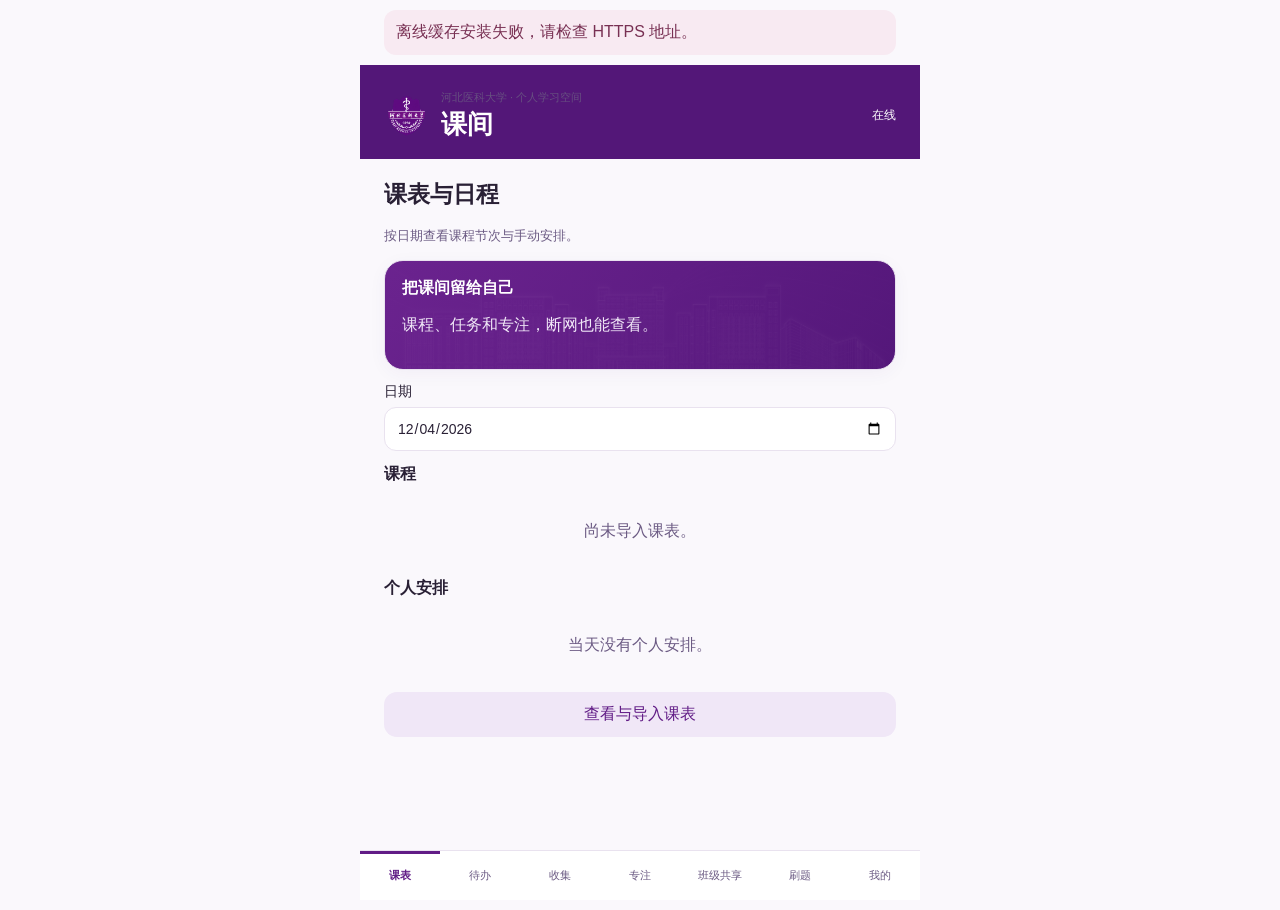
<file: index.html>
<!doctype html>
<html lang="zh-CN"><head><meta charset="utf-8"><meta name="viewport" content="width=device-width,initial-scale=1,viewport-fit=cover"><meta name="theme-color" content="#611c86"><meta name="description" content="课间：离线课表与个人学习"><link rel="manifest" href="./manifest.webmanifest"><link rel="icon" href="./assets/emblem-transparent.png"><link rel="stylesheet" href="./style.css"><title>课间</title></head>
<body><div id="app"><header><img src="./assets/emblem-transparent.png" alt="河北医科大学校徽"><div><small>河北医科大学 · 个人学习空间</small><h1>课间</h1></div><span id="network" aria-live="polite"></span></header><div id="update" hidden role="status">新版本已就绪 <button id="reload">更新应用</button></div><main id="view" tabindex="-1"></main><nav aria-label="主导航"><button data-page="home">课表</button><button data-page="tasks">待办</button><button data-page="collections">收集</button><button data-page="focus">专注</button><button data-page="class">班级共享</button><button data-page="quiz">刷题</button><button data-page="me">我的</button></nav></div><script src="./personal.js" defer></script><script src="./app.js" defer></script></body></html>
</file>
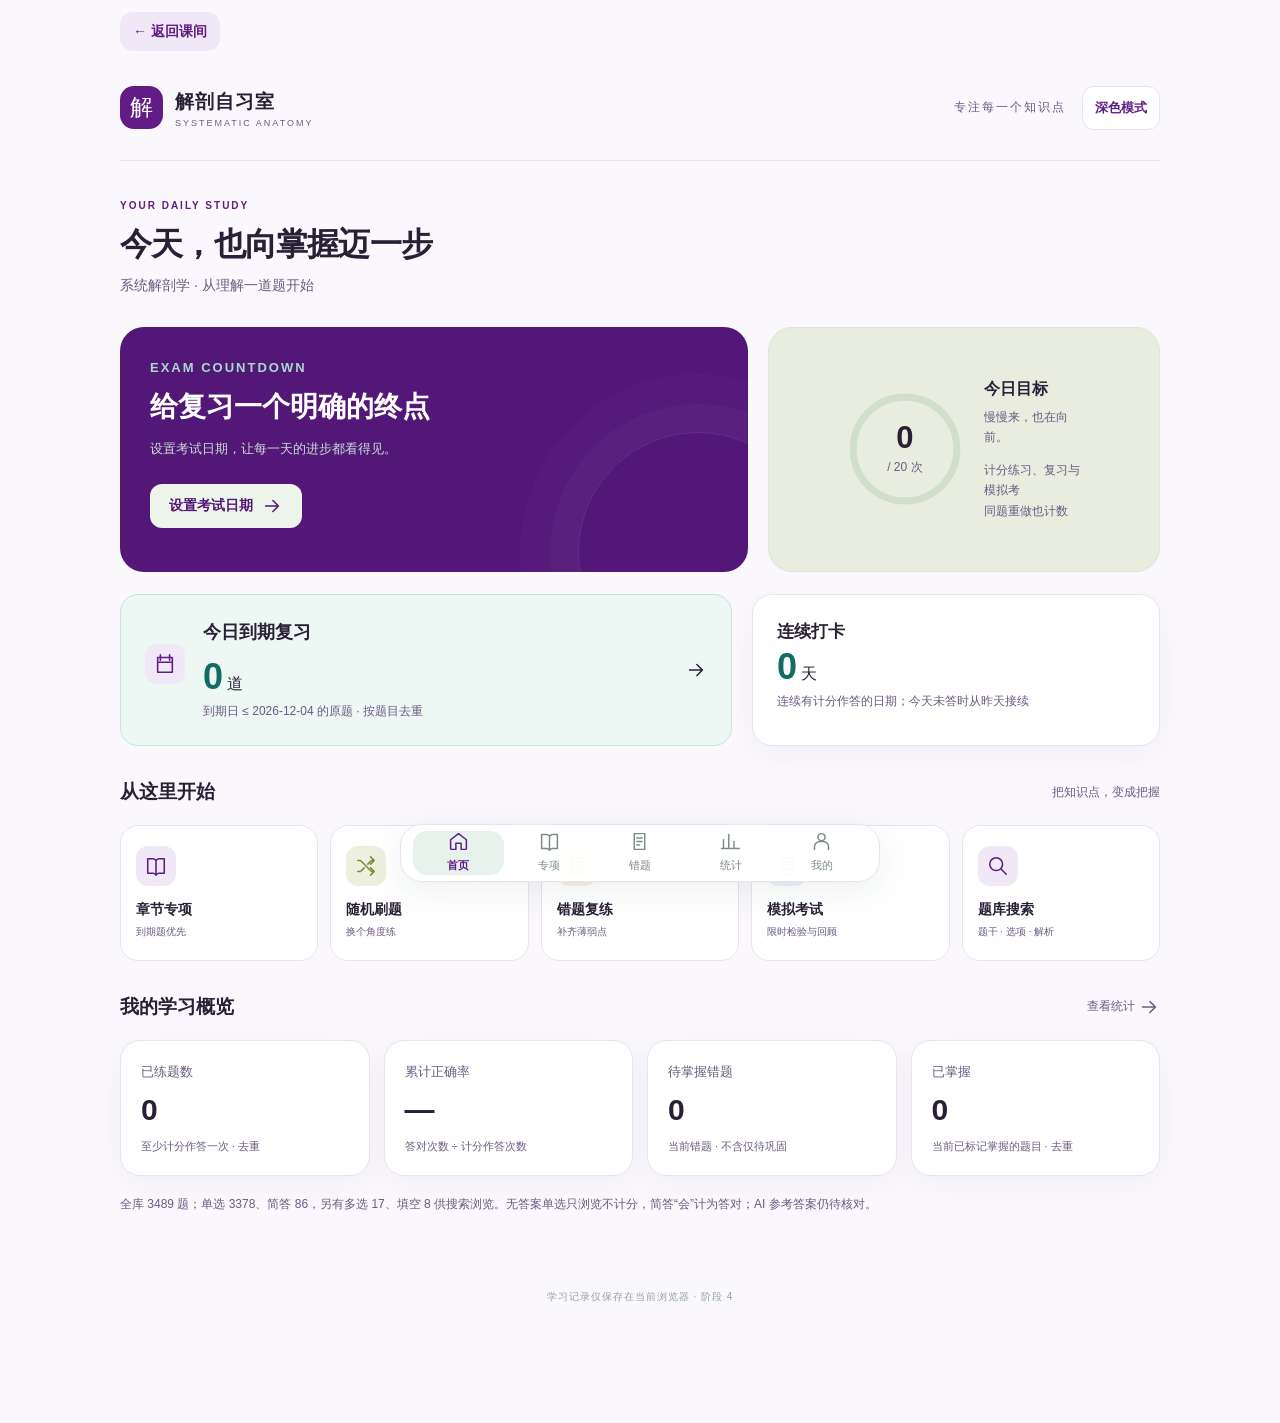
<file: quiz/index.html>
<!doctype html>
<html lang="zh-CN">
<head>
  <meta charset="utf-8">
  <meta name="viewport" content="width=device-width, initial-scale=1, viewport-fit=cover">
  <meta name="theme-color" content="#147d75">
  <meta name="color-scheme" content="light dark">
  <!-- Installed through the parent 课间 PWA manifest. -->
  
  <title>解剖自习室 · 系统解剖学</title>
  <link rel="icon" href="./favicon.svg" type="image/svg+xml">
  <link rel="stylesheet" href="css/style.css">
  <link rel="stylesheet" href="css/stage3.css"><link rel="stylesheet" href="css/exam.css"><link rel="stylesheet" href="css/stats.css">
  <link rel="stylesheet" href="css/theme.css">
  <link rel="stylesheet" href="./css/mobile.css">
  <link rel="stylesheet" href="./css/kejian-purple.css">
  <script src="js/theme.js"></script>
</head>
<body>
  <div class="app-shell">
    <a class="kejian-return" href="../#quiz">← 返回课间</a>
    <header class="topbar"><a href="#/home" class="brand"><span class="brand-mark" aria-hidden="true">解</span><span>解剖自习室<small>SYSTEMATIC ANATOMY</small></span></a><div class="topbar-tools"><span class="stage-label">专注每一个知识点</span><button type="button" id="theme-toggle" class="btn outline theme-toggle" aria-label="切换到深色模式" aria-pressed="false">深色模式</button></div></header>
    <div id="test-notice" role="status"></div>
    <div id="storage-notices" role="alert"></div>
    <main id="main" tabindex="-1"><div class="empty"><h1>正在打开自习室</h1><p>准备本地题库…</p><noscript>请开启浏览器 JavaScript。</noscript></div></main>
    <nav id="tabs" class="bottom-nav" aria-label="主导航"></nav>
    <footer class="desktop-footer">学习记录仅保存在当前浏览器 · 阶段 4</footer>
  </div>
  <div id="modal-root"></div><div id="toast" class="toast" role="status" aria-live="polite" hidden></div>
  <script src="data/bank-index.js"></script>
  <script src="js/store.js"></script><script src="js/bank.js"></script><script src="js/ui.js"></script>
  <script src="js/practice.js"></script><script src="js/review.js"></script><script src="js/stats.js"></script>
  <script src="js/ai.js"></script><script src="js/ai-ui.js"></script><script src="js/review-lab.js"></script>
  <script src="js/exam.js"></script><script src="js/dashboard.js"></script>
  <script src="js/backup.js"></script><script src="js/pwa.js"></script>
  <script src="js/debug.js"></script><script src="js/app.js"></script>
</body>
</html>
</file>
<file: style.css>
:root{--primary:#611c86;--hero:#531778;--ink:#292035;--muted:#6b5a83;--bg:#faf8fc;--soft:#f0e7f7;--line:#e9e2ef;--card-radius:19px;--button-radius:13px}*{box-sizing:border-box}body{margin:0;background:var(--bg);color:var(--ink);font-family:"Microsoft YaHei","Segoe UI",sans-serif}button,input,textarea,select{font:inherit}button{cursor:pointer}#app{max-width:560px;margin:auto;min-height:100dvh;padding-bottom:calc(78px + env(safe-area-inset-bottom))}header{display:flex;align-items:center;gap:12px;padding:22px 24px 15px;background:var(--hero);color:#fff}header img{height:45px;width:45px;object-fit:contain}header small{font-size:11px;opacity:.85}h1{margin:2px 0;font-size:26px}#network{margin-left:auto;font-size:12px}main{padding:20px 24px}h2{font-size:23px;margin:0 0 16px}h3{font-size:16px;margin:0 0 10px}.card{background:#fff;border:1px solid var(--line);border-radius:var(--card-radius);padding:17px;margin:12px 0;box-shadow:0 4px 18px #4f19790b}.hero{background:linear-gradient(125deg,#6c248f,#531778);color:white;background-image:linear-gradient(125deg,#6c248fe8,#531778e6),url('./assets/campus-purple.png');background-position:center;background-size:cover}.hero .muted{color:#f0e7f7}.muted,small{color:var(--muted)}.hero small{color:#f0e7f7}.row{display:flex;justify-content:space-between;gap:12px;align-items:center}.stack{display:grid;gap:9px}.primary,.secondary{border:0;border-radius:var(--button-radius);padding:12px 14px}.primary{background:var(--primary);color:#fff}.secondary{background:var(--soft);color:var(--primary)}.danger{color:#9b3155}.full{width:100%}label{display:grid;gap:6px;margin:13px 0;font-size:14px}input,textarea,select{width:100%;padding:12px;border:1px solid var(--line);border-radius:12px;background:#fff;color:var(--ink)}textarea{min-height:90px}nav{position:fixed;bottom:0;left:50%;transform:translateX(-50%);width:min(100%,560px);display:grid;grid-template-columns:repeat(7,1fr);background:#fff;border-top:1px solid var(--line);padding-bottom:env(safe-area-inset-bottom)}nav button{border:0;background:#fff;color:var(--muted);font-size:11px;padding:17px 2px}nav button.active{color:var(--primary);font-weight:bold;border-top:3px solid var(--primary);padding-top:14px}#update{padding:10px 24px;background:var(--soft)}#update button{float:right;border:0;background:none;color:var(--primary);font-weight:bold}.pill{display:inline-block;border-radius:99px;padding:4px 9px;background:var(--soft);color:var(--primary);font-size:12px}.course{border-left:4px solid var(--primary)}.time{font-size:48px;text-align:center;color:var(--primary);font-weight:bold;margin:24px}.empty{padding:20px;text-align:center;color:var(--muted)}.actions{display:flex;gap:8px;flex-wrap:wrap}.actions button{flex:1}.note{font-size:13px;line-height:1.6}a{color:var(--primary)}

.check{display:flex;align-items:center;gap:10px}.check input{width:auto;flex:none}.linked{border-left:3px solid var(--primary);padding:8px 12px;margin:10px 0}.linked button{display:block;margin:8px 0}.error{margin:10px 24px;padding:12px;border-radius:12px;background:#f8eaf2;color:#783053}.error[hidden]{display:none}
</file>
<file: quiz/css/style.css>
:root{--bg:#f3f5f2;--paper:#fff;--ink:#233e3c;--muted:#6a7d79;--line:#dce5df;--teal:#147d75;--teal-dark:#105e59;--mint:#e6f2eb;--orange:#c07834;--red:#ad4b47;--shadow:0 8px 28px rgba(23,62,51,.045)}
*{box-sizing:border-box}body{margin:0;color:var(--ink);background:var(--bg);font-family:-apple-system,BlinkMacSystemFont,"Segoe UI","Microsoft YaHei",sans-serif;font-size:16px;line-height:1.65}button,input,select,textarea{font:inherit;color:inherit}button,a,input,select,textarea{-webkit-tap-highlight-color:transparent}button,a{touch-action:manipulation}button{cursor:pointer}button:disabled{cursor:default;opacity:.62}a{color:var(--teal);text-decoration:none}a:hover{color:var(--teal-dark)}button:focus-visible,a:focus-visible,input:focus-visible,select:focus-visible,textarea:focus-visible,summary:focus-visible{outline:3px solid #78bda9;outline-offset:3px}[hidden]{display:none!important}h1,h2,h3,p{margin:0}h1{font-size:32px;line-height:1.35;letter-spacing:-.8px;font-weight:730}h2{font-size:21px;line-height:1.5}h3{font-size:17px;line-height:1.5}small{font-size:12px}strong{font-weight:650}svg{flex-shrink:0}img{max-width:100%;height:auto}.app-shell{max-width:1120px;margin:auto;padding:0 40px}.topbar{height:106px;display:flex;align-items:center;justify-content:space-between;border-bottom:1px solid var(--line);gap:15px}.brand{display:flex;gap:12px;align-items:center;color:var(--ink);font-weight:700;letter-spacing:1px;font-size:19px}.brand small{display:block;font-size:9px;letter-spacing:2px;color:var(--muted);font-weight:500;line-height:1.4}.brand-mark{background:var(--teal);width:43px;height:43px;display:grid;place-items:center;border-radius:14px;color:white;font-size:23px;font-weight:500}.stage-label{font-size:12px;letter-spacing:2px;color:var(--muted)}#main{min-height:60vh;padding:37px 0 50px;outline:none}.page-heading{display:flex;align-items:center;justify-content:space-between;gap:18px;margin-bottom:30px}.eyebrow{font-size:10px;font-weight:700;letter-spacing:2px;color:var(--teal);margin-bottom:8px;display:block}.subtle{color:var(--muted);font-size:14px;margin-top:8px}.caption{font-size:12px;color:var(--muted);line-height:1.7}.preserve{white-space:pre-wrap;overflow-wrap:anywhere;word-break:break-word}.icon{width:22px;height:22px;vertical-align:middle}.btn{min-height:44px;padding:10px 18px;border:1px solid transparent;border-radius:12px;background:#edf2ee;display:inline-flex;align-items:center;justify-content:center;gap:8px;font-size:14px;font-weight:600;text-align:center;line-height:1.5}.btn:hover{filter:brightness(.97)}.btn.primary{background:var(--teal);color:white}.btn.outline{background:white;border-color:var(--line);color:var(--teal)}.btn.quiet{background:transparent;color:var(--muted)}.btn.subtle-btn{background:transparent;padding:9px 0;justify-content:flex-start;color:var(--teal);font-size:13px}.btn.icon-btn{width:44px;padding:10px;background:transparent}.btn.full{width:100%;margin-top:14px}.actions,.answer-actions,.modal-actions{display:flex;gap:12px;flex-wrap:wrap;margin-top:22px}.modal-actions{justify-content:flex-end}.card,.question-card,.metric,.stat-card{background:var(--paper);border:1px solid var(--line);border-radius:20px;padding:24px;box-shadow:var(--shadow)}.section-head{display:flex;align-items:center;justify-content:space-between;gap:12px;margin:32px 0 18px}.section-head h2{font-size:19px}.count{font-size:12px;vertical-align:middle;color:var(--muted);margin-left:5px}.hero-grid{display:grid;grid-template-columns:1.6fr 1fr;gap:20px}.welcome-card{position:relative;overflow:hidden;background:var(--teal-dark);border-radius:24px;padding:30px;color:white;min-height:245px}.welcome-card:after{content:'';position:absolute;width:240px;height:240px;border-radius:50%;border:1px solid #ffffff19;right:-70px;bottom:-100px;box-shadow:0 0 0 28px #ffffff06,0 0 0 58px #ffffff04;pointer-events:none}.welcome-card .eyebrow{color:#a9d9cb}.welcome-card h2{font-size:28px;margin-bottom:10px;max-width:400px}.welcome-card p{color:#c8ddd5;font-size:13px;max-width:380px}.welcome-card .btn{background:#edf5ea;color:var(--teal-dark);margin-top:24px;position:relative;z-index:1}.countdown{display:flex;align-items:baseline;gap:8px;margin:4px 0 12px}.countdown strong{font-size:54px;line-height:1.1;letter-spacing:-2px}.goal-card{background:#e8eddf;border:1px solid #dde5d7;border-radius:24px;display:flex;align-items:center;justify-content:center;gap:20px;padding:28px 22px}.goal-ring{position:relative;width:122px;height:122px;flex-shrink:0}.goal-ring svg{width:100%;height:100%;transform:rotate(-90deg)}.goal-ring circle{fill:none;stroke-width:7}.ring-track{stroke:#d2decc}.ring-value{stroke:var(--teal);stroke-linecap:round}.ring-label{position:absolute;inset:0;display:flex;align-items:center;justify-content:center;flex-direction:column}.ring-label strong{font-size:31px;line-height:1.1}.ring-label small{color:var(--muted);margin-top:3px}.goal-copy h3{font-size:16px;margin-bottom:7px}.goal-copy p{font-size:12px;color:var(--muted);max-width:100px}.shortcut-grid{display:grid;grid-template-columns:repeat(5,1fr);gap:12px}.shortcut{background:white;border:1px solid var(--line);border-radius:18px;min-height:125px;padding:20px 15px;display:flex;flex-direction:column;align-items:flex-start;color:var(--ink);transition:transform .15s,box-shadow .15s}.shortcut:hover{transform:translateY(-2px);box-shadow:var(--shadow)}.shortcut-icon{display:grid;place-items:center;width:40px;height:40px;border-radius:12px;background:var(--mint);color:var(--teal);margin-bottom:12px}.shortcut:nth-child(2) .shortcut-icon{background:#eef0df;color:#858637}.shortcut:nth-child(3) .shortcut-icon{background:#faeee3;color:#a97542}.shortcut:nth-child(4) .shortcut-icon{background:#edeef4;color:#737899}.shortcut strong{font-size:14px}.shortcut small{font-size:10px;color:var(--muted);margin-top:3px}.stat-grid{display:grid;grid-template-columns:repeat(4,1fr);gap:14px}.metric{padding:20px}.metric strong{display:block;font-size:30px;line-height:1.3;margin:8px 0}.metric p,.metric>span{font-size:13px;color:var(--muted)}.metric small{font-size:11px;color:var(--muted);display:block}.continue-card{display:flex;gap:18px;align-items:center;padding:20px 24px;background:#fff;border:1px solid var(--line);border-radius:18px;margin-top:20px}.continue-card>div{flex:1;min-width:0}.continue-card h3{font-size:16px}.continue-card .icon{color:var(--teal)}.continue-card .btn{flex-shrink:0}.bottom-nav{position:fixed;left:50%;bottom:18px;transform:translateX(-50%);z-index:20;background:rgba(255,255,255,.97);border:1px solid var(--line);box-shadow:0 8px 35px #1d534416;display:flex;padding:6px 12px;border-radius:22px;width:480px;max-width:calc(100% - 28px)}.bottom-nav a{min-height:57px;flex:1;display:flex;align-items:center;justify-content:center;flex-direction:column;gap:4px;border-radius:14px;color:#7d8b86;font-size:11px;position:relative}.bottom-nav a.active{background:#e6f2eb;color:var(--teal);font-weight:700}.bottom-nav .icon{width:21px;height:21px}.desktop-footer{text-align:center;color:#94a29c;font-size:10px;letter-spacing:1px;padding:0 0 118px}.notice{padding:14px 17px;border-radius:12px;background:#edf3ef;color:#54746a;font-size:13px;margin:14px 0;overflow-wrap:anywhere}.notice p{margin-top:5px}.notice.amber,.pill.amber{background:#faf0e0;color:#996726}.notice.danger{background:#f9e9e6;color:var(--red)}.notice.success{background:#e6f3eb;color:var(--teal-dark)}#storage-notices:not(:empty){margin-top:16px}.random-banner{display:flex;align-items:center;gap:18px;width:100%;border:1px solid #c8dfd0;border-radius:18px;background:#e9f1e9;padding:22px;text-align:left}.random-banner>span:nth-child(2){flex:1}.random-banner strong{display:block;font-size:17px}.random-banner small{color:var(--muted);display:block;margin-top:4px}.banner-icon{width:45px;height:45px;border-radius:14px;background:white;display:grid;place-items:center;color:var(--teal)}.segmented{display:flex;gap:4px;background:#e8eeea;border-radius:12px;padding:4px;width:fit-content;margin-bottom:20px;max-width:100%;flex-wrap:wrap}.segmented .btn{background:transparent;font-weight:500;min-height:40px;padding:8px 18px;color:var(--muted)}.segmented .selected{background:white;color:var(--teal);box-shadow:0 2px 6px #15342908}.chapter-grid{display:grid;grid-template-columns:repeat(2,1fr);gap:14px}.chapter-card{padding:22px;display:flex;gap:16px;border-radius:18px;background:white;border:1px solid var(--line)}.chapter-number{font-size:12px;color:#8ca097;padding-top:4px;min-width:21px}.chapter-body{flex:1;min-width:0}.chapter-body h3{min-height:26px}.progress-track{height:5px;overflow:hidden;border-radius:6px;background:#e8eeea;margin:15px 0 9px}.progress-track>span{display:block;background:#60a88d;height:100%;border-radius:6px;max-width:100%}.chapter-meta{font-size:12px;color:var(--muted);display:flex;justify-content:space-between;gap:8px}.chapter-meta small{font-size:10px}.filter-row{display:flex;gap:10px;flex-wrap:wrap;margin-bottom:20px}.filter-row select{flex:1;min-width:125px}.filter-row label{flex:1;min-width:125px;font-size:12px;color:var(--muted)}input:not([type=checkbox]):not([type=radio]),select,textarea{background:white;border:1px solid #ccd9d2;border-radius:10px;min-height:46px;padding:11px 13px;width:100%;font-size:16px;max-width:100%}textarea{resize:vertical;line-height:1.7}.field-label{display:block;font-size:13px;margin:20px 0 8px;font-weight:600}.field-label .caption{font-weight:400;margin-left:6px}.modal-open{overflow:hidden}.modal-backdrop{position:fixed;inset:0;background:rgba(21,45,40,.35);z-index:100;display:flex;align-items:center;justify-content:center;padding:20px;backdrop-filter:blur(3px)}.modal{background:white;border-radius:24px;padding:26px;width:500px;max-width:100%;max-height:90vh;overflow:auto;box-shadow:0 20px 80px #0f2e3828}.modal-heading{display:flex;align-items:center;justify-content:space-between;gap:12px;margin-bottom:8px}.modal-heading h2{font-size:20px}.empty{text-align:center;padding:55px 20px;color:var(--muted)}.empty h2,.empty h1{margin:14px auto 10px;color:var(--ink)}.empty p{font-size:14px;max-width:460px;margin:auto}.empty .btn{margin-top:22px}.empty-symbol{margin:auto;border-radius:18px;background:#e4ece4;color:#78a28d;width:64px;height:64px;display:grid;place-items:center}.empty-symbol .icon{width:28px;height:28px}.loading{padding:35px;text-align:center;color:var(--muted);font-size:14px}.spinner{display:inline-block;border:2px solid #d6e6dd;border-top-color:var(--teal);border-radius:50%;width:25px;height:25px;animation:spin 1s linear infinite}@keyframes spin{to{transform:rotate(360deg)}}.toast{position:fixed;bottom:112px;left:50%;transform:translateX(-50%);background:#233e3c;color:white;padding:12px 22px;border-radius:12px;box-shadow:var(--shadow);font-size:14px;z-index:150;max-width:90vw;width:max-content}.quiz-top{display:flex;align-items:center;justify-content:space-between;gap:12px}.quiz-top h1{font-size:24px}.quiz-top h1 .subtle{font-size:17px}.quiz-top .eyebrow{font-size:11px;letter-spacing:.5px}.quiz-progress{margin:20px 0 25px}.question-card{padding:30px 34px}.question-meta{display:flex;gap:8px;align-items:center;flex-wrap:wrap;margin-bottom:20px}.pill{display:inline-block;font-size:11px;padding:3px 8px;border-radius:6px;background:#e5efea;color:var(--teal);line-height:1.6}.pill.pale{background:#f0f3ed;color:#687c6d}.pill.neutral{background:#f0eeeb;color:#8a8275}.question-stem{font-size:19px;font-weight:600;line-height:1.8;margin-bottom:26px}.choices{display:grid;gap:12px}.choice{display:flex;align-items:flex-start;gap:14px;text-align:left;min-height:60px;padding:16px;border:1px solid #d9e1dc;border-radius:12px;background:#fafcf9;width:100%;line-height:1.6}.choice:not(:disabled):hover{border-color:var(--teal);background:#f1f7f2}.choice:disabled{opacity:1}.choice-key{border:1px solid #cedcd2;min-width:28px;min-height:28px;border-radius:8px;text-align:center;font-size:13px;display:grid;place-items:center}.choice-text{flex:1;font-size:16px}.choice-note{display:flex;gap:4px;font-size:11px;align-items:center;align-self:center}.choice-note .icon{width:16px;height:16px}.choice.is-correct{border-color:#8bbca1;background:#edf7ee}.choice.is-correct .choice-key{background:#31977c;color:white;border-color:#31977c}.choice.is-wrong{border-color:#e3aba2;background:#fbefec}.choice.is-wrong .choice-key{background:#ba615b;color:white;border-color:#ba615b}.feedback{border-radius:14px;margin-top:24px;padding:22px;background:#f4f7f2;font-size:15px}.feedback>h3:first-child{display:flex;align-items:center;gap:9px;color:var(--teal);margin-top:0}.feedback.incorrect>h3:first-child{color:var(--red)}.feedback h3{margin:20px 0 10px}.feedback p{line-height:1.8}.question-tools{display:flex;flex-wrap:wrap;align-items:center;gap:6px;margin-top:28px;padding-top:14px;border-top:1px solid var(--line)}.question-tools>.caption{margin-left:auto;font-size:10px}.quiz-footer{display:flex;justify-content:space-between;align-items:center;gap:12px;padding:24px 0}.quiz-footer .primary{min-width:160px}.short-mode{margin:0 0 18px}.short-answer{border-radius:14px;background:#f5f7f2;padding:22px;margin-top:18px;font-size:15px}.short-answer h3{margin:18px 0 10px}.short-answer h3:first-child{margin-top:0}.checkpoint{display:flex;align-items:flex-start;gap:12px;min-height:48px;padding:13px;border:1px solid var(--line);border-radius:10px;margin:10px 0;background:white;font-size:14px}.checkpoint input{min-width:20px;width:20px;height:20px;margin-top:3px;accent-color:var(--teal)}.checkpoint span{flex:1;min-width:0;overflow-wrap:anywhere}.checkpoint small{display:block;color:var(--red);margin-top:5px}.checkpoint.auto-mark{background:#fbf1e7;border-color:#e1c7a4}.rating-row{display:grid;grid-template-columns:repeat(3,1fr);gap:12px;margin-top:20px}.rating-row .btn{display:flex;flex-direction:column;gap:2px;padding:14px 10px}.rating-row .btn small{font-weight:400;font-size:11px}.rating-row .selected{background:var(--teal);color:white}.score-label{font-size:13px;color:var(--teal);font-weight:600}.question-row{display:flex;align-items:center;gap:18px;background:white;border:1px solid var(--line);border-radius:14px;padding:20px;margin-bottom:12px;color:var(--ink)}.question-row>div{min-width:0;flex:1}.question-row h3{font-size:15px;margin:8px 0;display:-webkit-box;-webkit-line-clamp:2;-webkit-box-orient:vertical;overflow:hidden;overflow-wrap:anywhere}.question-row .icon{color:#9ab3a5}.question-row .pill{margin-right:6px}.question-row:hover{border-color:#98bcab}.result-hero{display:flex;align-items:center;gap:38px;padding:35px;background:#e5efdf;border-radius:24px;margin-bottom:18px}.result-circle{width:160px;height:160px;flex-shrink:0;border:7px solid #b2cfb8;border-radius:50%;display:flex;flex-direction:column;align-items:center;justify-content:center}.result-circle strong{font-size:40px;color:var(--teal)}.result-circle span{font-size:12px;color:var(--muted)}.result-hero h2{font-size:21px}.result-hero p{font-size:13px;color:var(--muted);margin:7px 0}.result-metrics{display:flex;gap:28px;margin-top:24px;flex-wrap:wrap}.result-metrics strong{display:block;font-size:20px}.result-metrics small{display:block;color:var(--muted);font-size:11px}.choice-list{list-style:none;padding:0}.choice-list li{padding:12px 15px;border:1px solid var(--line);border-radius:10px;margin:9px 0;background:#fafcf9;white-space:pre-wrap;overflow-wrap:anywhere}.choice-list strong{margin-right:12px}details{margin-top:18px}summary{min-height:44px;cursor:pointer;color:var(--teal);padding:12px 0;font-weight:600;font-size:14px}.question-image{max-height:500px;object-fit:contain}figure{margin:20px 0}figcaption{font-size:12px;color:var(--muted)}.settings-grid{display:grid;grid-template-columns:1fr 1fr;gap:20px}.settings-grid .card h2{font-size:18px}.settings-grid .card{padding:26px}.setting-row{display:flex;align-items:center;justify-content:space-between;gap:15px;padding:14px 0;border-bottom:1px solid var(--line);font-size:14px}.setting-row:last-child{border-bottom:0}.setting-row strong{font-size:17px}.version{text-align:center;font-size:12px;color:var(--muted);margin:32px auto 0;user-select:none;min-height:44px;display:block;border:0;background:transparent;padding:12px}.searchbox{position:relative;margin-bottom:18px}.searchbox input{padding-left:46px;background:white}.searchbox .icon{position:absolute;left:15px;top:14px;color:var(--muted)}mark{background:#f6e4a9;color:inherit;border-radius:3px}.pager{display:flex;justify-content:center;align-items:center;gap:16px;margin:25px 0}.pager span{font-size:13px;color:var(--muted)}.table-wrap{overflow-x:auto}table{width:100%;border-collapse:collapse;font-size:13px}th,td{padding:14px 10px;text-align:left;border-bottom:1px solid var(--line)}th{font-weight:500;color:var(--muted)}td:first-child{max-width:260px;overflow-wrap:anywhere}.bar-row{display:flex;gap:14px;align-items:center;margin:16px 0;font-size:13px}.bar-row .progress-track{flex:1}.bar-row .bar-label{width:180px}.trend-bars{display:flex;align-items:flex-end;gap:14px;height:160px;margin-top:25px}.trend-day{flex:1;display:flex;align-items:center;flex-direction:column;justify-content:flex-end;height:100%;gap:6px;font-size:11px;color:var(--muted)}.trend-bar{background:#76ad92;width:100%;max-width:40px;min-height:3px;border-radius:5px 5px 0 0}.issue-list{margin:15px 0;padding-left:20px;font-size:13px}.source-id{overflow-wrap:anywhere}
@media(min-width:900px){.question-card{max-width:850px;margin:auto}.quiz-top,.quiz-progress,.quiz-footer{max-width:850px;margin-left:auto;margin-right:auto}.goal-card{gap:18px}}
@media(max-width:760px){.app-shell{padding:0 20px}.topbar{height:86px}.stage-label{display:none}#main{padding-top:26px}.page-heading{margin-bottom:24px}h1{font-size:27px}.hero-grid{grid-template-columns:1fr;gap:14px}.welcome-card{min-height:210px;padding:26px}.goal-card{justify-content:flex-start;padding:20px 25px;gap:25px}.goal-ring{width:95px;height:95px}.goal-copy h3{font-size:17px}.goal-copy p{max-width:none}.goal-ring strong{font-size:26px}.shortcut-grid{grid-template-columns:repeat(3,1fr);gap:10px}.shortcut{min-height:115px;padding:16px 12px}.shortcut small{font-size:10px}.stat-grid{grid-template-columns:repeat(2,1fr);gap:10px}.metric{padding:18px}.metric strong{font-size:27px}.chapter-grid{grid-template-columns:1fr}.settings-grid{grid-template-columns:1fr}.question-card{padding:22px}.choice{flex-wrap:wrap;gap:12px}.choice-note{margin-left:40px}.question-stem{font-size:18px}.result-hero{padding:25px;gap:20px;flex-direction:column;text-align:center}.result-circle{width:135px;height:135px}.result-metrics{justify-content:center;gap:18px}.bottom-nav{bottom:0;width:100%;max-width:100%;border-radius:18px 18px 0 0;padding-bottom:max(8px,env(safe-area-inset-bottom));padding-top:8px;border-bottom:0}.desktop-footer{padding-bottom:105px}.modal-backdrop{align-items:flex-end;padding:0}.modal{border-radius:24px 24px 0 0;max-height:90vh;padding:22px 20px calc(22px + env(safe-area-inset-bottom))}.continue-card{padding:17px;gap:10px}.continue-card h3{font-size:14px}.continue-card .btn{padding:10px}.continue-card>.icon{display:none}.question-tools .btn{padding:10px 8px;font-size:12px}.question-tools>.caption{margin-left:8px}.filter-row{gap:8px}.filter-row select,.filter-row label{min-width:calc(50% - 8px);width:calc(50% - 8px)}.filter-row label select{width:100%}.quiz-footer{flex-direction:column;align-items:stretch}.quiz-footer .caption{text-align:center}.quiz-footer .primary{width:100%}.quiz-top .quiet{padding:9px 3px;font-size:12px}.quiz-top .quiet .icon{width:16px}.quiz-top .eyebrow{max-width:220px;overflow-wrap:anywhere}.rating-row{gap:7px}.rating-row .btn{padding:12px 4px}.rating-row .btn small{font-size:10px}.section-head{flex-wrap:wrap}.short-answer{padding:16px}.bar-row{flex-wrap:wrap}.bar-row .bar-label{width:100%}.bottom-nav .icon{width:22px;height:22px}}
@media(max-width:380px){.app-shell{padding:0 16px}.question-card{padding:18px 15px}.brand{font-size:17px}.brand-mark{width:39px;height:39px}.segmented .btn{padding:8px 13px}.goal-card{padding:18px}.choice-text{font-size:16px}.question-meta .caption{width:100%}.welcome-card h2{font-size:25px}}
@media(prefers-reduced-motion:reduce){*{animation:none!important;transition:none!important}}
.segmented .btn{min-height:44px}.choice-list>p{padding:12px 15px;border:1px solid var(--line);border-radius:10px;margin:9px 0;background:#fafcf9}.question-card>section.card{margin-top:18px}.question-card>details.card{padding:18px 22px}.stat-grid+ .caption{margin-top:14px;margin-bottom:24px}
/* 阶段 2：复练子导航、诊断与生成题沿用本地组件。 */
.review-tabs,.lab-tabs{display:flex;flex-wrap:wrap;gap:8px;margin-bottom:26px}.review-tabs a,.review-tabs button,.lab-tabs a,.lab-tabs button{min-height:44px;display:inline-flex;align-items:center;justify-content:center;padding:10px 16px;border-radius:12px;border:1px solid var(--line);background:white;font-size:14px}.review-tabs .active,.lab-tabs .active{background:var(--teal);color:white}.review-tabs [aria-disabled=true],.lab-tabs [aria-disabled=true]{color:var(--muted);background:#edf2ee;cursor:default}
.ai-settings{grid-column:1/-1}.ai-settings input,.ai-settings select{max-width:100%}.ai-settings .setting-row small{display:block;color:var(--muted);font-size:12px}.ai-settings>.caption,.ai-settings>.actions{margin-top:14px}.diagnosis-card{margin-top:20px;padding:20px;background:#f6faf6;border:1px solid var(--line);border-radius:16px;overflow-wrap:anywhere}.diagnosis-fields{margin:20px 0}.diagnosis-fields dt{font-weight:650;color:var(--teal);margin-top:14px}.diagnosis-fields dd{margin:4px 0 0;font-size:15px;line-height:1.8}.ai-diagnosis .notice{margin-top:14px}.lab-toolbar{display:flex;gap:12px;flex-wrap:wrap;margin:20px 0}.lab-option,.lab-generated{margin-bottom:14px}.lab-option .actions,.lab-generated .actions{margin-top:14px}.source-id,.lab-source,.lab-sources{overflow-wrap:anywhere}.lab-option input[type=checkbox]{flex-shrink:0}.lab-selection{position:sticky;top:8px;z-index:5;background:#edf5ec;padding:16px;border:1px solid var(--line);border-radius:16px;margin:16px 0}.lab-explanation{margin-top:18px}.generated-notice{margin-top:16px}.ai-settings p,.modal p{overflow-wrap:anywhere}.modal p+p{margin-top:14px}
@media(max-width:760px){.review-tabs,.lab-tabs{gap:6px}.review-tabs a,.review-tabs button,.lab-tabs a,.lab-tabs button{flex:1 1 calc(50% - 6px);padding:10px 8px}.diagnosis-card{padding:16px}.ai-settings .setting-row{align-items:flex-start}.lab-selection{position:static}.settings-grid .ai-settings{padding:22px}.card{min-width:0}.actions>.btn{max-width:100%;overflow-wrap:anywhere}.lab-toolbar{flex-direction:column}.filter-row label{max-width:100%}}
</file>
<file: quiz/css/stage3.css>
.review-summary{display:grid;grid-template-columns:1.5fr 1fr;gap:20px;margin:22px 0}.due-card{display:flex;align-items:center;gap:18px;background:#edf7f4;border:1px solid #c5e4dc;border-radius:18px;padding:24px;color:inherit;text-decoration:none}.due-card h2{font-size:18px;margin:0 0 8px}.due-card strong,.streak-card>strong{font-size:36px;line-height:1.3;color:#126c63}.due-card>.icon{margin-left:auto}.streak-card{margin:0}.streak-card h3{margin-top:0}.goal-copy .caption{margin-top:12px}.more-sessions{margin:16px 0}.more-sessions summary{min-height:44px;cursor:pointer}.test-banner{margin:12px 0;padding:14px 18px;border:2px solid #bb7d16;border-radius:12px;background:#fff4d7;color:#6b450a;display:flex;gap:14px;align-items:center;justify-content:space-between;flex-wrap:wrap}.test-banner p{margin:3px 0}.test-banner .btn{flex-shrink:0}.debug-grid{display:grid;grid-template-columns:repeat(2,minmax(0,1fr));gap:20px}.debug-grid>.card{margin:0;min-width:0}.debug-grid .actions{flex-wrap:wrap}.debug-facts{display:grid;grid-template-columns:repeat(2,minmax(0,1fr));gap:12px;margin:18px 0}.debug-facts div{background:#f3f6f5;border-radius:10px;padding:12px}.debug-facts dt{font-size:13px;color:#65756f}.debug-facts dd{margin:4px 0 0;font-size:18px;overflow-wrap:anywhere}.debug-grid select{width:100%;max-width:100%}.debug-question{font-size:15px;max-height:150px;overflow:auto}.review-plan{padding:14px;margin:14px 0;background:#f1f7f5;border-radius:10px}.source-details{overflow-wrap:anywhere}.backup-reminder{margin:20px 0}.review-start-card{margin:20px 0}.debug-heading-actions{display:flex;gap:10px;flex-wrap:wrap}@media(max-width:600px){.review-summary,.debug-grid{grid-template-columns:1fr;gap:12px}.due-card{padding:18px}.streak-card{padding:18px}.streak-card .caption{margin-bottom:0}.debug-facts{gap:8px}.test-banner{padding:12px}.test-banner .btn{width:100%}}@media(prefers-reduced-motion:reduce){*{scroll-behavior:auto!important}}

/* 右滑仅露出操作，不在手势结束时直接删除。 */
.resume-swipe{position:relative;overflow:hidden;border-radius:18px;margin-top:20px;isolation:isolate}
.resume-swipe .resume-front{position:relative;z-index:1;margin:0;background:var(--paper);transition:transform .18s ease;touch-action:pan-y}
.resume-swipe.is-open .resume-front{transform:translateX(84px)}
.resume-swipe.is-dragging .resume-front{transition:none;user-select:none}
.resume-swipe .resume-delete{position:absolute;inset:0 auto 0 0;width:84px;border-radius:18px 0 0 18px;border:0;background:#a63734;color:#fff;visibility:hidden;opacity:0;transition:opacity .18s ease}
.resume-swipe.is-open .resume-delete,.resume-swipe.is-dragging .resume-delete{visibility:visible;opacity:1}
.continue-card>.resume-copy{min-width:0;flex:1}.resume-copy h3{overflow-wrap:anywhere}
.continue-card>.resume-controls{display:flex;flex:0 0 auto;align-items:center;gap:5px}
.resume-menu{min-width:44px;font-size:24px;line-height:1;padding:10px!important}
.swipe-hint{display:none}.btn.danger{background:#a63734;color:#fff}
.appearance-settings{margin-bottom:20px}.appearance-settings .caption{margin-top:12px}
@media(max-width:760px){.swipe-hint{display:block;margin-top:4px}.resume-controls{flex-direction:column}.resume-controls .btn{min-width:44px}.resume-menu{min-height:36px}}
</file>
<file: quiz/css/exam.css>
.exam-setup-grid{display:grid;grid-template-columns:1fr 1fr;gap:18px}.exam-setup select,.exam-setup input[type=number]{width:100%;max-width:100%}.exam-chapter-options{display:grid;grid-template-columns:repeat(2,minmax(0,1fr));gap:5px;max-height:320px;overflow:auto;border:1px solid #dce4df;border-radius:12px;padding:12px}.exam-chapter-options .checkpoint{margin:0}.exam-add-short{margin:22px 0}.exam-add-short small{display:block;color:#66796f;font-weight:400}.exam-timer{padding:12px 16px;border:1px solid #c9e2da;border-radius:14px;background:#f1f8f4;text-align:center;min-width:118px}.exam-timer>span{display:block;font-size:12px;color:#526e62}.exam-timer strong{font-size:26px;font-variant-numeric:tabular-nums}.exam-time-low{color:#a75c10}.choice.exam-selected{background:#e5f4f1;border-color:#147d75;box-shadow:inset 0 0 0 1px #147d75}.exam-selected .choice-key{background:#147d75;color:#fff}.exam-selected .choice-note{color:#147d75}.exam-navigation{display:flex;justify-content:space-between;gap:12px;flex-wrap:wrap;margin:20px 0}.exam-answer-sheet summary{min-height:44px;cursor:pointer}.exam-numbers{display:grid;grid-template-columns:repeat(auto-fill,minmax(48px,1fr));gap:8px;padding-top:12px}.exam-numbers .btn{padding:10px 4px;min-width:44px;min-height:44px}.exam-filled{background:#e5f4ee;border-color:#b9d9cb;color:#176c51}.exam-history-row{display:flex;align-items:center;gap:16px;text-decoration:none;color:inherit;border-bottom:1px solid #e3eae5;padding:18px 0}.exam-history-row>div:first-child{flex:1;min-width:0}.exam-history-row h3{margin:0 0 7px;font-size:17px}.exam-history-row strong{font-size:25px;color:#147d75}.exam-history-row small{display:block;font-size:12px;color:#64766c;white-space:nowrap}.exam-history-row p{margin:0}.exam-review-item{margin:12px 0;background:#fff;border:1px solid #dbe6df;border-radius:14px;overflow:hidden}.exam-review-item summary{cursor:pointer;padding:20px;display:flex;align-items:flex-start;gap:16px;min-height:52px}.exam-review-item summary>span{flex:1;min-width:0;overflow-wrap:anywhere;font-weight:600}.exam-review-item summary>strong{font-size:15px;color:#147d75;white-space:nowrap}.exam-review-body{padding:0 22px 22px}.exam-review-body .choice-list p{background:#f3f7f5;padding:12px;border-radius:8px}.exam-saved-draft{background:#f4f7f5;border-radius:10px;padding:16px}.exam-grade-card .rating-row .btn{min-height:50px}.exam-grade-card .selected{background:#e5f4ee;border-color:#147d75;color:#147d75}.exam-setup[hidden],[hidden]{display:none!important}@media(max-width:600px){.exam-setup-grid{grid-template-columns:1fr;gap:0}.exam-chapter-options{grid-template-columns:1fr}.exam-timer{min-width:105px;padding:10px}.exam-timer strong{font-size:23px}.exam-navigation{gap:8px}.exam-navigation .btn{font-size:14px;padding:12px}.exam-review-item summary{padding:16px;gap:10px}.exam-review-body{padding:0 16px 16px}.exam-history-row{gap:10px}.exam-history-row strong{font-size:23px}.exam-history-row h3{font-size:16px}}
</file>
<file: quiz/css/stats.css>
/* 阶段 3：统计图以本地 CSS 绘制，文字提供相同数据。 */
.stats-section{margin-top:22px}.stats-section>.section-head{margin:0 0 14px}.stats-section>h2{margin-bottom:8px}.stats-definition{margin-top:16px}.stats-empty{padding:20px 0;color:var(--muted);font-size:14px;line-height:1.8}.stats-trend{display:grid;grid-template-columns:repeat(7,minmax(0,1fr));gap:12px;padding:24px 0 6px}.stats-day{min-width:0;display:flex;flex-direction:column;align-items:center;gap:7px;font-size:12px;color:var(--muted)}.stats-day>strong{font-size:16px;color:var(--ink);font-variant-numeric:tabular-nums}.stats-day-track{height:130px;width:min(100%,42px);display:flex;align-items:flex-end;background:#f1f5f1;border-radius:7px 7px 0 0;overflow:hidden}.stats-day-track>span{display:block;width:100%;background:#68a88e;border-radius:7px 7px 0 0}.stats-chapters{margin-top:16px}.stats-chapter{border-bottom:1px solid var(--line);padding:18px 0}.stats-chapter:last-child{border-bottom:0;padding-bottom:0}.stats-chapter.is-weak{border-left:3px solid #c1853f;padding-left:14px}.stats-chapter.is-weak .progress-track>span{background:#c1853f}.stats-chapter-title{display:flex;align-items:center;gap:10px;flex-wrap:wrap}.stats-chapter-title>a{font-weight:600;flex:1;min-width:0;overflow-wrap:anywhere}.stats-chapter-title>strong{font-size:18px;font-variant-numeric:tabular-nums}.stats-chapter .progress-track{height:8px}.stats-rank-grid{display:grid;grid-template-columns:repeat(2,minmax(0,1fr));gap:20px}.stats-rank-grid>.card{min-width:0}.stats-ranks{list-style:none;padding:0;margin:20px 0}.stats-ranks>li{margin:18px 0}.stats-rank-title{display:flex;justify-content:space-between;gap:12px;align-items:flex-start;font-size:14px}.stats-rank-title>span{min-width:0;overflow-wrap:anywhere}.stats-rank-title>strong{flex-shrink:0;font-variant-numeric:tabular-nums}.stats-rank-track{height:5px;border-radius:6px;background:#edf2ee;overflow:hidden;margin-top:8px}.stats-rank-track>span{height:100%;display:block;background:#71ab93;border-radius:6px}.stats-options{padding:0;list-style:none;margin:18px 0}.stats-options>li{padding:16px 0;border-bottom:1px solid var(--line)}.stats-options>li:last-child{border-bottom:0}.stats-options a{display:flex;align-items:flex-start;gap:12px;color:var(--ink);min-height:44px}.stats-options a>.preserve{min-width:0;flex:1}.stats-options a>strong{flex-shrink:0;font-size:14px;white-space:nowrap}.stats-option-key{flex-shrink:0;display:grid;place-items:center;width:28px;height:28px;border-radius:7px;background:var(--mint);font-weight:600}.stats-options .caption{margin-top:7px;overflow-wrap:anywhere}.stats-ai{grid-template-columns:repeat(2,minmax(0,1fr));margin:16px 0}.stats-ai .metric{box-shadow:none;background:#f7f9f6}.stats-ai .metric>small{font-size:12px}
@media(max-width:760px){.stats-rank-grid{grid-template-columns:1fr;gap:0}.stats-trend{gap:7px}.stats-day-track{height:110px}.stats-day>span{font-size:11px}.stats-options a{gap:8px}.stats-chapter-title>.pill{font-size:10px}.stats-section{padding:20px}.stats-ai .metric{padding:14px}.stats-rank-title{font-size:14px}}
@media(max-width:380px){.stats-day>strong{font-size:14px}.stats-section{padding:17px}.stats-trend{gap:5px}.stats-ai{gap:8px}}
</file>
<file: quiz/css/theme.css>
/* 外观设置独立于学习记录；浅色沿用既有配色。 */
.topbar-tools{display:flex;align-items:center;gap:16px;flex-shrink:0}
.theme-toggle{min-width:88px;min-height:44px;padding:9px 12px;border:1px solid var(--line);border-radius:12px;background:var(--paper);color:var(--teal);font-size:13px;font-weight:600;white-space:nowrap;flex-shrink:0}
.theme-toggle:hover{border-color:var(--teal)}
html[data-theme="light"]{color-scheme:light}
html[data-theme="dark"]{color-scheme:dark;--bg:#111c19;--paper:#1c2b26;--ink:#e5eee8;--muted:#a4b8ad;--line:#3b5146;--teal:#80d4bc;--teal-dark:#afe7d6;--mint:#263e33;--orange:#e5b778;--red:#f0aaa2;--shadow:0 8px 28px rgba(0,0,0,.14)}
html[data-theme="dark"] .btn{background:#2a3e32;color:var(--ink)}
html[data-theme="dark"] .btn.primary,html[data-theme="dark"] .rating-row .selected,html[data-theme="dark"] .review-tabs .active,html[data-theme="dark"] .lab-tabs .active{background:#24745f;color:#f3fff8}
html[data-theme="dark"] .btn.outline,html[data-theme="dark"] .shortcut,html[data-theme="dark"] .continue-card,html[data-theme="dark"] .chapter-card,html[data-theme="dark"] .question-row,html[data-theme="dark"] .checkpoint,html[data-theme="dark"] .modal,html[data-theme="dark"] .review-tabs a,html[data-theme="dark"] .review-tabs button,html[data-theme="dark"] .lab-tabs a,html[data-theme="dark"] .lab-tabs button,html[data-theme="dark"] .exam-review-item{background:var(--paper);border-color:var(--line)}
html[data-theme="dark"] .btn.outline{color:var(--teal)}
html[data-theme="dark"] .btn.quiet,html[data-theme="dark"] .btn.subtle-btn,html[data-theme="dark"] .btn.icon-btn{background:transparent}
html[data-theme="dark"] .btn.quiet{color:var(--muted)}
html[data-theme="dark"] .btn.subtle-btn{color:var(--teal)}
html[data-theme="dark"] .brand-mark,html[data-theme="dark"] .welcome-card{background:#174f42}
html[data-theme="dark"] .welcome-card .btn{background:#263e33;color:#c0f0dc}
html[data-theme="dark"] .goal-card,html[data-theme="dark"] .result-hero{background:#24382b;border-color:#40533c}
html[data-theme="dark"] .ring-track{stroke:#415a46}
html[data-theme="dark"] .result-circle{border-color:#527458}
html[data-theme="dark"] .shortcut:nth-child(2) .shortcut-icon{background:#3c4027;color:#d5d58d}
html[data-theme="dark"] .shortcut:nth-child(3) .shortcut-icon{background:#483925;color:#edbd88}
html[data-theme="dark"] .shortcut:nth-child(4) .shortcut-icon{background:#35384b;color:#bdc4f1}
html[data-theme="dark"] .bottom-nav{background:rgba(28,43,38,.98);box-shadow:0 8px 35px #0004}
html[data-theme="dark"] .bottom-nav a{color:#abc0b3}
html[data-theme="dark"] .bottom-nav a.active{background:#2c483a;color:var(--teal)}
html[data-theme="dark"] .notice{background:#253b30;color:#c0d6c7}
html[data-theme="dark"] .notice.amber,html[data-theme="dark"] .pill.amber{background:#493d25;color:#f0cf8c}
html[data-theme="dark"] .notice.danger{background:#482f2c;color:var(--red)}
html[data-theme="dark"] .notice.success{background:#234735;color:#b4e7ca}
html[data-theme="dark"] .random-banner,html[data-theme="dark"] .due-card{background:#233d32;border-color:#436b58}
html[data-theme="dark"] .due-card strong,html[data-theme="dark"] .streak-card>strong{color:var(--teal)}
html[data-theme="dark"] .banner-icon,html[data-theme="dark"] .segmented .selected{background:#304c3e;color:var(--teal)}
html[data-theme="dark"] .segmented,html[data-theme="dark"] .progress-track,html[data-theme="dark"] .stats-rank-track,html[data-theme="dark"] .stats-day-track{background:#2b3d31}
html[data-theme="dark"] input:not([type=checkbox]):not([type=radio]),html[data-theme="dark"] select,html[data-theme="dark"] textarea{background:#16251e;border-color:#526a59;color:var(--ink)}
html[data-theme="dark"] input::placeholder,html[data-theme="dark"] textarea::placeholder{color:#91a79a}
html[data-theme="dark"] .modal-backdrop{background:rgba(0,0,0,.6)}
html[data-theme="dark"] .empty-symbol{background:#2b4233;color:#b4d0ba}
html[data-theme="dark"] .spinner{border-color:#3a5642;border-top-color:var(--teal)}
html[data-theme="dark"] .toast{background:#e2eee5;color:#172b20}
html[data-theme="dark"] .pill{background:#284332;color:#a3e2c6}
html[data-theme="dark"] .pill.pale{background:#30432e;color:#c2d8b8}
html[data-theme="dark"] .pill.neutral{background:#3c3d34;color:#d3d1b7}
html[data-theme="dark"] .choice,html[data-theme="dark"] .choice-list li,html[data-theme="dark"] .choice-list>p{background:#213329;border-color:#49604e}
html[data-theme="dark"] .choice:not(:disabled):hover{background:#2a4233;border-color:var(--teal)}
html[data-theme="dark"] .choice-key{border-color:#5c7663}
html[data-theme="dark"] .choice.is-correct{background:#234531;border-color:#81b68c}
html[data-theme="dark"] .choice.is-correct .choice-key{background:#2d7454;border-color:#80bc95;color:#fff}
html[data-theme="dark"] .choice.is-wrong{background:#4a302c;border-color:#c68c83}
html[data-theme="dark"] .choice.is-wrong .choice-key{background:#994d45;border-color:#d89d95;color:#fff}
html[data-theme="dark"] .feedback,html[data-theme="dark"] .short-answer,html[data-theme="dark"] .diagnosis-card,html[data-theme="dark"] .review-plan,html[data-theme="dark"] .exam-saved-draft,html[data-theme="dark"] .exam-review-body .choice-list p{background:#24382c}
html[data-theme="dark"] .checkpoint.auto-mark{background:#413927;border-color:#8d754e}
html[data-theme="dark"] mark{background:#66542b;color:#fff0b6}
html[data-theme="dark"] .review-tabs .active,html[data-theme="dark"] .lab-tabs .active{background:#24745f;color:#f3fff8}
html[data-theme="dark"] .review-tabs [aria-disabled=true],html[data-theme="dark"] .lab-tabs [aria-disabled=true]{background:#293a30;color:var(--muted)}
html[data-theme="dark"] .lab-selection{background:#2b4432}
html[data-theme="dark"] .test-banner{background:#42361c;border-color:#b18d39;color:#f2d798}
html[data-theme="dark"] .debug-facts div,html[data-theme="dark"] .stats-ai .metric{background:#26382c}
html[data-theme="dark"] .debug-facts dt,html[data-theme="dark"] .exam-add-short small,html[data-theme="dark"] .exam-timer>span,html[data-theme="dark"] .exam-history-row small{color:var(--muted)}
html[data-theme="dark"] .exam-chapter-options,html[data-theme="dark"] .exam-history-row{border-color:var(--line)}
html[data-theme="dark"] .exam-timer{background:#233b2e;border-color:#486b54}
html[data-theme="dark"] .exam-time-low{color:#f1c578}
html[data-theme="dark"] .choice.exam-selected{background:#254a3b;border-color:var(--teal);box-shadow:inset 0 0 0 1px var(--teal)}
html[data-theme="dark"] .exam-selected .choice-key{background:#28775f;color:#f3fff8}
html[data-theme="dark"] .exam-selected .choice-note,html[data-theme="dark"] .exam-history-row strong,html[data-theme="dark"] .exam-review-item summary>strong{color:var(--teal)}
html[data-theme="dark"] .btn.exam-filled,html[data-theme="dark"] .exam-grade-card .selected{background:#2a4937;border-color:#80b393;color:#c0efd0}
html[data-theme="dark"] .exam-grade-card .selected{border-color:var(--teal)}
@media(max-width:760px){.topbar-tools{gap:8px}.theme-toggle{min-width:82px;padding:9px 10px}}
@media(max-width:380px){.topbar{gap:8px}.brand{gap:8px;letter-spacing:.5px}.theme-toggle{min-width:78px;font-size:12px}}
</file>
<file: quiz/css/mobile.css>
html,body{max-width:100%;}*,*:before,*:after{box-sizing:border-box;}#main,.card,.question-card,.modal,.choice-text,.question-row>div{min-width:0;overflow-wrap:anywhere;}img{max-width:100%;height:auto;}button,.btn,select,input:not([type=checkbox]):not([type=radio]),.bottom-nav a{min-height:44px;}button,.btn{min-width:44px;}input,select,textarea{max-width:100%;font-size:16px;} .actions{flex-wrap:wrap;} .checkpoint{min-height:44px;}@media(max-width:600px){body{font-size:16px;}small,.caption,.subtle,.badge,.eyebrow,.bottom-nav a,.choice-note{font-size:15px!important;}#main{padding-bottom:calc(100px + env(safe-area-inset-bottom));}.bottom-nav{padding-bottom:env(safe-area-inset-bottom);}.modal{width:calc(100vw - 24px);max-height:calc(100vh - 32px);overflow:auto;}.setting-row{flex-wrap:wrap;gap:8px;}.topbar{flex-wrap:wrap;}.settings-grid{grid-template-columns:minmax(0,1fr);}}
@media(max-width:600px){button,.btn,.field-label,.setting-row,.version,.desktop-footer,.brand small,.chapter-meta,.question-meta,.choice-key,.score-label,.toast{font-size:15px!important;}a.shortcut,.question-tools a,.version{min-height:44px;}.field-label{line-height:1.6;}}
</file>
<file: quiz/css/kejian-purple.css>
:root{--bg:#faf8fc;--paper:#fff;--ink:#292035;--muted:#6b5a83;--line:#e9e2ef;--teal:#611c86;--teal-dark:#531778;--mint:#f0e7f7;--shadow:0 8px 28px rgba(79,25,121,.045)}
html[data-theme="dark"]{--bg:#1c1424;--paper:#2a1e35;--ink:#f4edf8;--muted:#c4b5d0;--line:#4b3b5c;--teal:#c493df;--teal-dark:#e0b9f0;--mint:#392849}
.kejian-return{display:inline-block;margin:12px 0 4px;padding:8px 13px;border-radius:13px;background:var(--mint);color:var(--teal);font-size:14px;font-weight:600}
.topbar{border-color:var(--line)}.brand-mark{background:#611c86;color:#fff}.btn.primary,.review-tabs .active,.lab-tabs .active{background:#611c86;color:#fff}.btn.outline{color:var(--teal)}.bottom-nav a.active{color:var(--teal)}
html[data-theme="dark"] .btn.primary,html[data-theme="dark"] .review-tabs .active,html[data-theme="dark"] .lab-tabs .active{background:#611c86;color:#fff}
</file>
